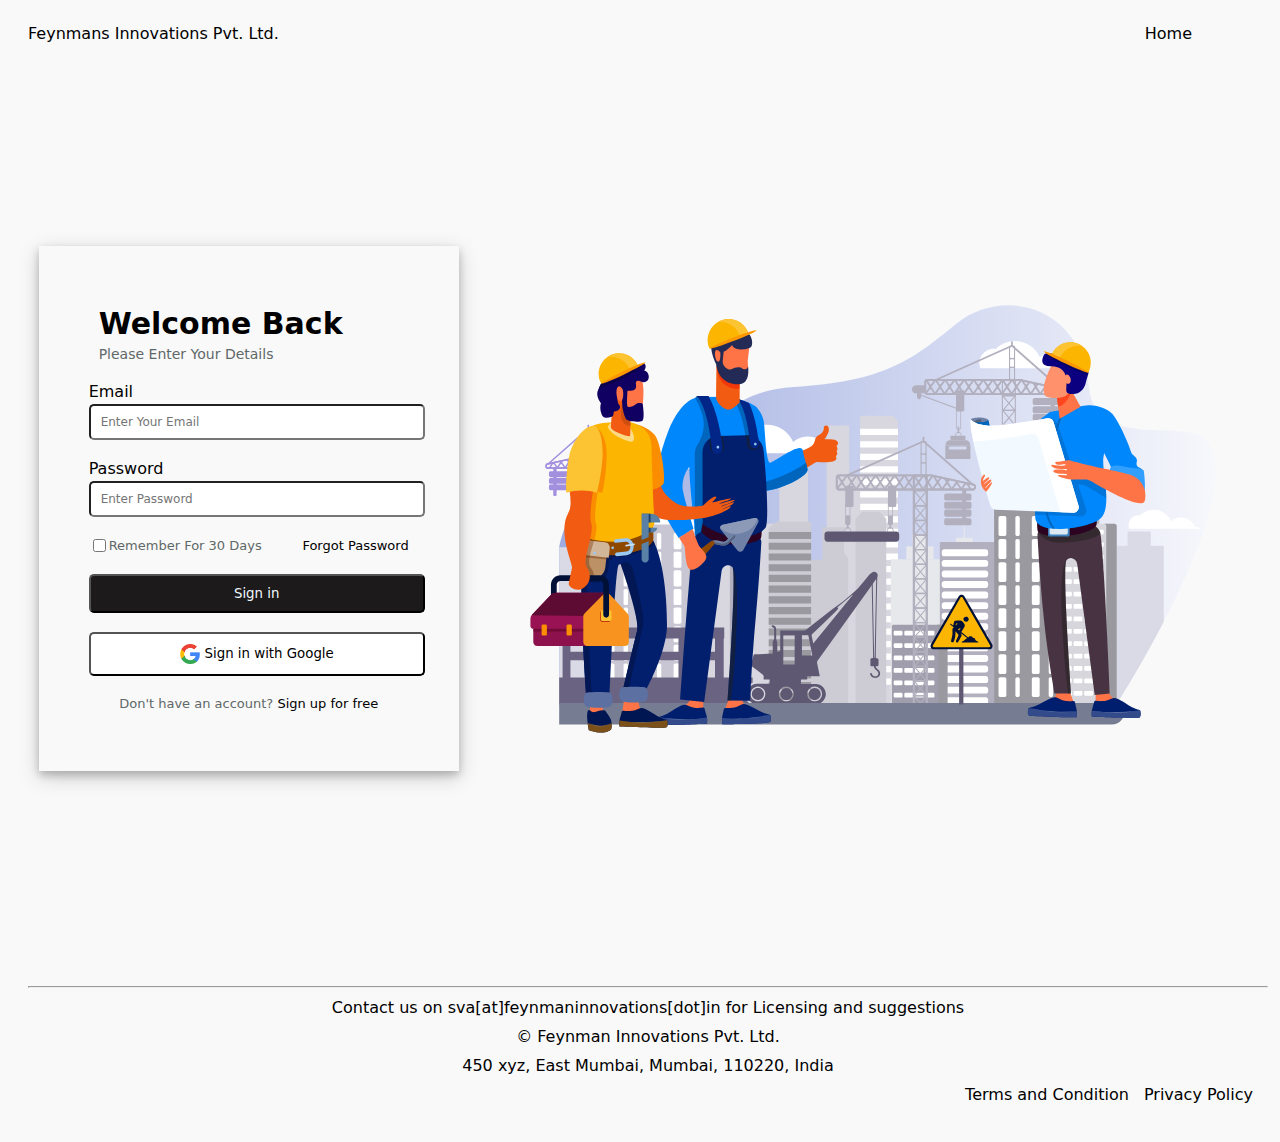
<file: login.html>
<!DOCTYPE html>
<html lang="en">

<head>
    <meta charset="UTF-8">
    <meta http-equiv="X-UA-Compatible" content="IE=edge">
    <meta name="viewport" content="width=device-width, initial-scale=1.0">
    <link rel="stylesheet" href="./style.css">
    <link rel="stylesheet" href="login.css">
    <title>Login Page</title>
</head>

<body>
    <header class="">
        <span class="comp-name ">Feynmans Innovations Pvt. Ltd.</span>
        <div class="navbar ">

            <a href="./index.html"> <span class="nav-items">Home</span> </a>

        </div>

        <div class="sidemenu">
            <div class="sidebar border">
    
                <img id="ham-cross" src="./Assets/x.svg" alt="cross">
    
                <a href=""> <span class="nav-items">Home</span> </a>

    
            </div>
        </div>

    </header>

    <section class="container">
        <div class="login">
            <h1 style="margin-bottom: 5px; font-size: 30px;">Welcome Back</h1>
            <p style="color: rgb(95, 104, 104);margin-top: 2px; margin-bottom: 20px; font-size: 14px;">Please Enter Your Details</p>

            <label for="email" style="margin-bottom: 2px;">Email</label><br>
            <input type="email" id="email" name="email" placeholder="Enter Your Email" "><br><br>

            <label for=" pwd" style="margin-bottom: 20px;">Password</label><br>
            <input type="password" id="pwd" name="password" placeholder="Enter Password"><br><br>

            <div class="f_pwd">
                <div class="remember">
                    <input type="checkbox" name="remember" id="remember"><label style="color: rgb(95, 104, 104);"
                        for="remember">Remember For 30 Days</label>
                </div>
                <div class="forget_pwd"><a href="#">Forgot Password</a></div>
            </div>

            <br>
            <button id="btn" style="background: rgb(28, 26, 26); color: aliceblue; ">Sign in</button><br>
            <button id="btn" style="background-color: white; "> <img
                    style="width: 20px; height: 20px; margin-right: 5px;" src="./img/Google__G__Logo.svg.webp"
                    alt="google_logo"> <span>Sign in with Google</span></button>

            <p style="font-size: small; text-align: center; color: rgb(95, 104, 104); margin-top: 20px;">Don't have an account? <a
                    href="#">Sign up for free</a></p>
        </div>

        <img id="bgimg"  src="./img/login_bg.svg" alt="bg_img">
    </section>



    <footer class="border">
        <div class="footerContent">
            <hr>
            <p>Contact us on <a href="">sva[at]feynmaninnovations[dot]in</a> for Licensing and suggestions</p>
            <p><a href="">© Feynman Innovations Pvt. Ltd.</a></p>
            <p>450 xyz, East Mumbai, Mumbai, 110220, India</p>
            
        </div>

        <div class="footerContent2">
            <p><a href="">Terms and Condition</a> <a href="">Privacy Policy</a></p>
        </div>
    </footer>

</body>

</html>
</file>
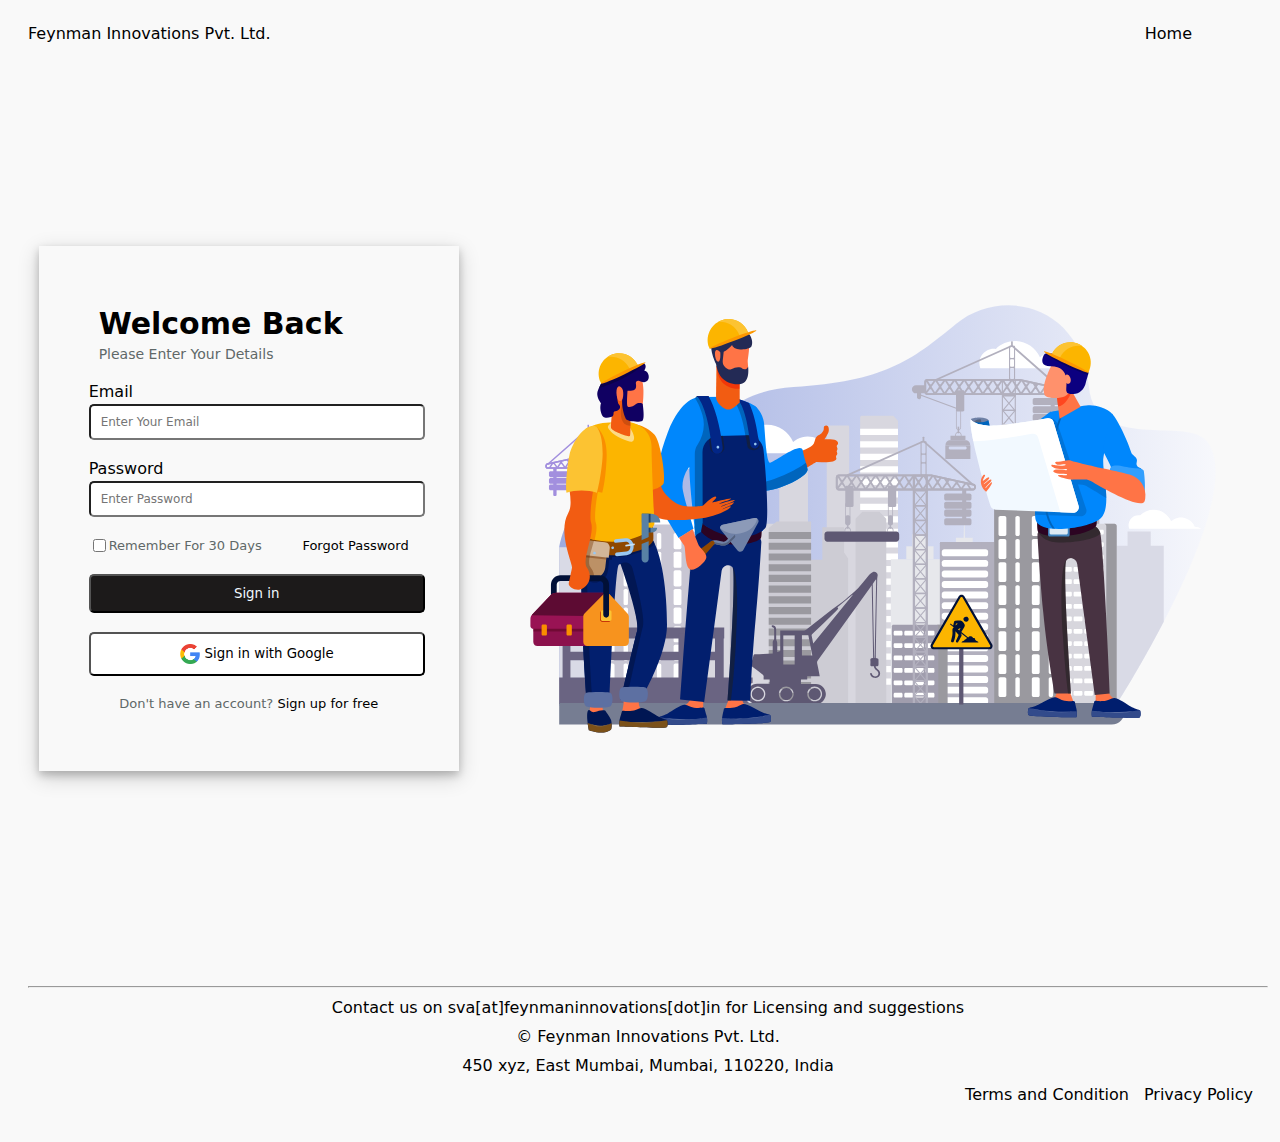
<file: HTML Files/login.html>
<!DOCTYPE html>
<html lang="en">

<head>
    <meta charset="UTF-8">
    <meta http-equiv="X-UA-Compatible" content="IE=edge">
    <meta name="viewport" content="width=device-width, initial-scale=1.0">
    <link rel="stylesheet" href="/CSS Files/login.css">
    <link rel="stylesheet" href="/CSS Files/style.css">
    <title>Login Page</title>
</head>

<body>
    <header class="">
        <a href="/index.html"><span class="comp-name" >Feynman Innovations Pvt. Ltd.</span></a>
        <div class="navbar ">

            <a href="/index.html"> <span class="nav-items">Home</span> </a>

        </div>

        <div class="sidemenu">
            <div class="sidebar border">
    
                <img id="ham-cross" src="/Images/x.svg" alt="cross">
    
                <a href=""> <span class="nav-items">Home</span> </a>

    
            </div>
        </div>

    </header>

    <section class="container">
        <div class="login">
            <h1 style="margin-bottom: 5px; font-size: 30px;">Welcome Back</h1>
            <p style="color: rgb(95, 104, 104);margin-top: 2px; margin-bottom: 20px; font-size: 14px;">Please Enter Your Details</p>

            <label for="email" style="margin-bottom: 2px;">Email</label><br>
            <input type="email" id="email" name="email" placeholder="Enter Your Email" "><br><br>

            <label for=" pwd" style="margin-bottom: 20px;">Password</label><br>
            <input type="password" id="pwd" name="password" placeholder="Enter Password"><br><br>

            <div class="f_pwd">
                <div class="remember">
                    <input type="checkbox" name="remember" id="remember"><label style="color: rgb(95, 104, 104);"
                        for="remember">Remember For 30 Days</label>
                </div>
                <div class="forget_pwd"><a href="#">Forgot Password</a></div>
            </div>

            <br>
            <button id="btn" style="background: rgb(28, 26, 26); color: aliceblue; ">Sign in</button><br>
            <button id="btn" style="background-color: white; "> <img
                    style="width: 20px; height: 20px; margin-right: 5px;" src="/Images/Google__G__Logo.svg.webp"
                    alt="google_logo"> <span>Sign in with Google</span></button>

            <p style="font-size: small; text-align: center; color: rgb(95, 104, 104); margin-top: 20px;">Don't have an account? <a
                    href="#">Sign up for free</a></p>
        </div>

        <img id="bgimg"  src="/Images/login_bg.svg" alt="bg_img">
    </section>



    <footer class="border">
        <div class="footerContent">
            <hr>
            <p>Contact us on <a href="">sva[at]feynmaninnovations[dot]in</a> for Licensing and suggestions</p>
            <p><a href="">© Feynman Innovations Pvt. Ltd.</a></p>
            <p>450 xyz, East Mumbai, Mumbai, 110220, India</p>
            
        </div>

        <div class="footerContent2">
            <p><a href="">Terms and Condition</a> <a href="">Privacy Policy</a></p>
        </div>
    </footer>

</body>

</html>
</file>
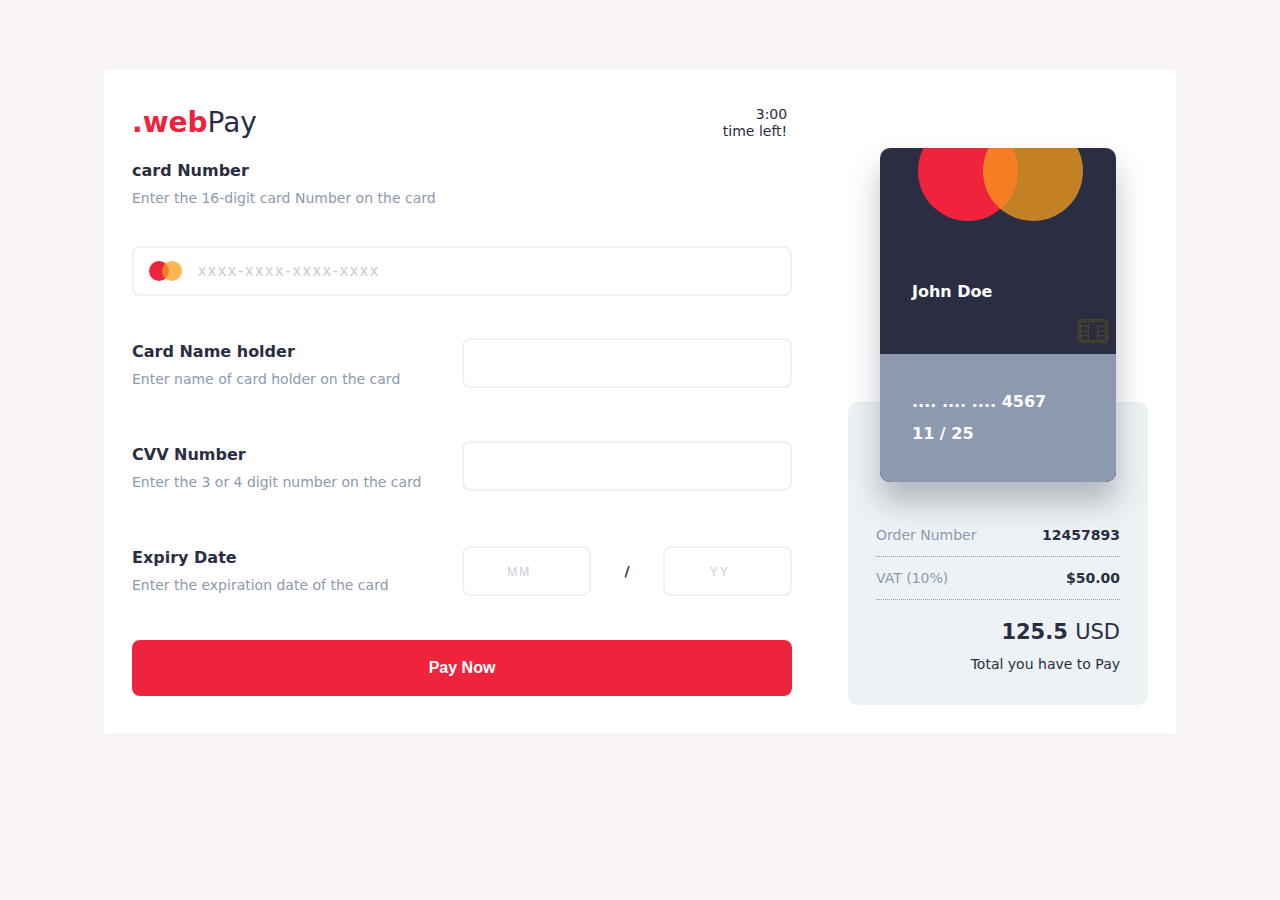
<file: HTML_Files/payment_card.html>
<!DOCTYPE html>
<html lang="en">

<head>
    <meta charset="UTF-8">
    <meta http-equiv="X-UA-Compatible" content="IE=edge">
    <meta name="viewport" content="width=device-width, initial-scale=1.0">
    <title>payment Gateway</title>
    <link rel="stylesheet" href="/CSS_Files/payment.css">
</head>

<body>
    <div id="page" class="site">
        <div class="container">
            <div class="outer">
                <header>
                    <div class="logo">
                        <a href="#"><strong>.web</strong>Pay</a>
                    </div>
                    <div class="time-left">
                        <time id="time">3:00</time>
                        <span>time left!</span>
                    </div>
                </header>
                <section class="payment">
                    <div class="left">
                        <form action="" method="post">
                            <div class="card-number">
                                <p>card Number</p>
                                <span>Enter the 16-digit card Number on the card </span>
                            </div>
                            <div class="card-number-box">
                                <input type="text" id="credit-card" autocomplete="off"
                                    placeholder="xxxx-xxxx-xxxx-xxxx">
                                <span class="cc-logo"></span>
                            </div>
                            <div class="card-holder">
                                <div class="text">
                                    <p> Card Name holder</p>
                                    <span>Enter name of card holder on the card </span>
                                </div>
                                <div class="input">
                                    <input type="text" id="card-name" autocomplete="off" required>
                                </div>
                            </div>
                            <div class="card-cvv">
                                <div class="text">
                                    <p> CVV Number</p>
                                    <span>Enter the 3 or 4 digit number on the card </span>
                                </div>
                                <div class="input">
                                    <input type="number" data-maxlength="4" required
                                        oninput="this.value=this.value.slice(0,this.dataset.maxlength)" />
                                </div>
                            </div>
                            <div class="card-expitration">
                                <div class="text">
                                    <p> Expiry Date</p>
                                    <span>Enter the expiration date of the card </span>
                                </div>
                                <div class="input">
                                    <input type="number" id="exp-month" placeholder="MM" data-maxlength="2" required
                                        oninput="this.value=this.value.slice(0,this.dataset.maxlength)" />
                                    <strong> / </strong>
                                    <input type="number" id="exp-year" placeholder="YY" data-maxlength="2" required
                                        oninput="this.value=this.value.slice(0,this.dataset.maxlength)" />
                                </div>
                            </div>
                            <button><a  href="/index.html">Pay Now</a></button>
                        </form>
                    </div>
                    <div class="right">
                        <div class="card-virtual">
                            <p class="cc-logo"></p>
                            <p class="name-holder">John Doe</p>
                            <p class="chip">
                                <svg version="1.1" id="Capa_1" xmlns="http://www.w3.org/2000/svg"
                                    xmlns:xlink="http://www.w3.org/1999/xlink" x="0px" y="0px" viewBox="0 0 511 511"
                                    style="enable-background:new 0 0 511 511;" xml:space="preserve">
                                    <path d="M455.5,56h-400C24.897,56,0,80.897,0,111.5v288C0,430.103,24.897,455,55.5,455h400c30.603,0,55.5-24.897,55.5-55.5v-288
	C511,80.897,486.103,56,455.5,56z M464,248H343v-56.5c0-4.687,3.813-8.5,8.5-8.5H464V248z M343,263h121v65H343V263z M479,223h17v65
	h-17V223z M479,208v-65h17v65H479z M464,168H351.5c-12.958,0-23.5,10.542-23.5,23.5V408H183V103h272.5c4.687,0,8.5,3.813,8.5,8.5
	V168z M168,248H47v-65h121V248z M32,288H15v-65h17V288z M47,263h121v65H47V263z M263,88V71h137v17H263z M248,88H111V71h137V88z
	 M168,103v65H47v-56.5c0-4.687,3.813-8.5,8.5-8.5H168z M32,208H15v-65h17V208z M15,303h17v65H15V303z M47,343h121v65H55.5
	c-4.687,0-8.5-3.813-8.5-8.5V343z M248,423v17H111v-17H248z M263,423h137v17H263V423z M343,408v-65h121v56.5
	c0,4.687-3.813,8.5-8.5,8.5H343z M479,303h17v65h-17V303z M496,111.5V128h-17v-16.5c0-12.958-10.542-23.5-23.5-23.5H415V71h40.5
	C477.832,71,496,89.168,496,111.5z M55.5,71H96v17H55.5C42.542,88,32,98.542,32,111.5V128H15v-16.5C15,89.168,33.168,71,55.5,71z
	 M15,399.5V383h17v16.5c0,12.958,10.542,23.5,23.5,23.5H96v17H55.5C33.168,440,15,421.832,15,399.5z M455.5,440H415v-17h40.5
	c12.958,0,23.5-10.542,23.5-23.5V383h17v16.5C496,421.832,477.832,440,455.5,440z" />

                            </p>
                            
                            <p class="highlight">
                                <span class="last-digit" id="card-number">.... .... .... 4567</span>
                                <span class="expiry">
                                    <span class="exp-month">11</span> /
                                    <span class="exp-year">25</span>
                                </span>
                            </p>
                        </div>
                        <div class="recepit">
                            <ul>
                                <li>
                                    <span>Order Number</span>
                                    <span>12457893</span>
                                </li>
                                
                                <li>
                                    <span>VAT (10%)</span>
                                    <span>$50.00</span>
                                </li>
                            </ul>
                            <div class="total">
                                <p class="price"><strong>125.5 </strong>USD</p>
                                <p>Total you have to Pay</p>
                            </div>
                        </div>
                    </div>
                </section>
            </div>
        </div>
    </div>
    <script src="/JavaScript_Files/paymentcard.js "></script>
</body>

</html>
</file>
<file: style.css>
*{
    font-family: system-ui, -apple-system, BlinkMacSystemFont;
}

html,body {
    font-family: 'Poppins', sans-serif;
    width:100vw;
    overflow-x: hidden;
}

a{
    text-decoration: none;
    color: black;
}

h1,p{
    margin: 10px;
}

/* .border {
    border: 2px solid black;
} */

section{
    height: 100vh;
}

header {
    display: flex;
    justify-content: space-between;
    align-items: center;
    padding: 10px 20px;
    height: 30px;
}

#ham{
    display: none;
}

.navbar> a {
    padding: 10px;
    margin-right: 50px;
    text-decoration: none;
    color: black;
    font-weight: 400;

}

.nav-items{
    padding: 8px 16px;
    border-radius: 4px;

}

.nav-items:hover{
    background-color: #e8e8e8;
}

.sidemenu {
    display: none;
    position: relative;
    transform: translate(70% ,47%);

}

.sidebar {
    height: 100vh;
    width: 100vw;
    position: relative;
    top: 0%;
    left: 0%;
    background-color: rgb(255, 255, 255);
    display: flex;
    justify-content: space-evenly;
    align-items: center;
    flex-direction: column;
    transition: linear 0.5s;
}

.sidebar > a {
    text-decoration: none;
    font-size: 24px;
    color: black;
}


#ham-cross {

    position: absolute;
    top: 0px;
    right: 0%;
    margin: 30px 30px;

}

.hero{
    display: flex;
    justify-content: space-between;
    align-items: center;
    flex-direction: row;
    padding: 20px 10px 20px 50px;
}

.hero > img {
    transform: scale(0.8);
}

.hero-content{
    height: fit-content;

}

.hero-content > * {
    margin-bottom: 50px;
}

.search-bar {
    display: flex;
    justify-content: flex-start;
    align-items: center;
    padding: 10px 20px;
    border-radius: 8px;
    box-shadow: 0px 4px 4px rgba(0, 0, 0, 0.25);
    
}

.search-bar > input {
    border: none;
    outline: none;
    padding: 10px 20px;
    width: 100%;
    font-size: 16px;
}

#getAns{
    padding: 20px 35px;
    border: none;
    outline: none;
    background-color: #2F80ED;
    color: white;
    border-radius: 4px;
    font-weight: 600;
    cursor: pointer;
}


.sub-nav{
    display: flex;
    justify-content: space-evenly;
    align-items: center;
    background-color: #2F80ED;
    color: white;
    padding: 5px 0px;
    border-radius: 4px;
    cursor: pointer;
}

.sub-nav-items{
    padding: 10px 30px;
    border-radius: 20px;
}

.sub-nav-items:hover {
    background-color: #577294;
}

.sub-nav-items-active{
    background-color: #295793;
}

.stepsToUse{
    display: block;
    padding: 20px;
    height: max-content;
    margin-top: -5rem;
    margin-bottom: 6rem;
}

.stepsToUse > h2{
    font-size: 34px;    
}

.STU-cards{
    display: flex;
    justify-content: space-evenly;
    align-items: center;
    margin-top: 50px;
}

.pricing-section{
    padding: 100px 0px 0px 0xp;
    height: max-content;
}

.aboutUs , .conatctUs{
    display: flex;
    justify-content: space-between;
    align-items: center;
    flex-direction: row;
    padding: 20px 10px 20px 50px;
    height: max-content;

}

.aboutUsContent , .conatctUsContent{
    width: 50%;
}

.aboutUsContent > * {
    margin-bottom: 50px;
    margin-right: 60px;
}

.aboutUsContent > div > h2 {
    font-size: 42px;
}

.learnMore-btn {
    padding: 10px 15px;
    font-weight: 500;
    border: none;
    outline: none;
    background-color: rgb(182, 182, 182);
    border-radius: 4px;
}

.conatctUsForm{
    display: flex;
    justify-content: center;
    align-items: flex-start;
    width: 80%;
    flex-direction: column;
}

.conatctUsForm > input,textarea {
    width: 80%;
    padding: 10px 30px;
    margin-bottom: 20px;
    font-size: 16px;
    font-family: 'Poppins', sans-serif;
}

.conatctUsForm > textarea{
    height: 100px;
}

footer{

    padding: 20px;

}

.footerContent > p{
    text-align: center;
}

.footerContent > p >a {
    text-decoration: none;
    color: black;
    font-weight: 500;
}

.footerContent2 > p{
    text-align: end;   
}

.footerContent2 > p >a {
    text-decoration: none;
    color: black;
    font-weight: 400;
    margin: 5px;
}

.search-output{
    display: none;
    justify-content: flex-start;
    align-items: center;
    flex-direction: column;
    height: max-content;
    padding: 0px 20px;
}

.text-output, .image-output, .video-output{
    display: none;
    width: 100%;
    height: max-content;
    margin-left: 5%;
    margin-bottom: 5%;
}
.output-img-container {
    display: flex;
    justify-content: flex-start;
    align-items: center;
    flex-direction: row;
    width: 100%;
}

.output-img-container > img {
    width: 22vw;
    height: 15vw;
    margin-right: 20px;
}

@media only screen and (max-width: 600px) {

    .navbar {
        display: none;
    }

    body{
        overflow-x: hidden;
    }

    .sidemenu {
        display: block;
    }

    .hero{
        padding: 20px;
    }

    .hero > img {
        display: none;
    }

    .STU-cards{
        flex-direction: column;
        padding: 20px;
        margin-top: 0%;
    }

    .STU-cards > img {
        transform: scale(0.8);
    }

    .aboutUs, .conatctUs{
        flex-direction: column;
        padding: 20px;
        height: max-content;
    }
    

    .aboutUs > img , .conatctUs > img{
        height: 50vh;
        width: 50vh;
    }

    .aboutUsContent, .conatctUsContent{
        width: 90%;
    }

    .aboutUsContent > div > h2 {
        font-size: 32px;
    }

    .output-img-container{
        flex-direction: column;
    }

    .output-img-container > img{
        width: 80vw;
        height: 70vw;
        margin-top: 20px;
    }

    #ham{
        display: block;
        transform: translateX(220px);
    }
}
</file>
<file: login.css>
*{
    font-family: system-ui, -apple-system, BlinkMacSystemFont;
}

body{
    background: #f9f9f9;
}

.container{
    display: flex;
    justify-content:space-evenly;
    align-items: center;
    overflow: hidden;
}
.login{
    padding: 50px;
    /* margin-left: 100px; */
    height: max-content;
    border: none;
    width: 25%;
    box-shadow: 0 4px 8px 0 rgba(0, 0, 0, 0.2), 0 6px 20px 0 rgba(0, 0, 0, 0.19);
}

#bgimg{
    width: 60vw;
    height: 60vh;
    position: relative;
    /* top: 50%; */
    /* transform: translateY(-90%); */
}


.f_pwd{
    display: flex;
    flex-direction: row;
    justify-content: space-between;
    align-items: center;
}
a{
    text-decoration: none;
    color: black;
}
.forget_pwd{
    font-size: small;
}

#btn{
    display: flex;
    flex-direction: row;
    justify-content: center;
    align-items: center ;
    border-radius: 5px;
    width: 105%;
    padding: 10px 0;
}

#email, #pwd{
    border-radius: 5px;
    font-size: 12px;
    padding-left: 10px;
    margin-top: 3px;
    width: 100%;
    height: 30px;
    outline: none;
}


.remember{
    font-size: small;
    display: flex;
    align-items: center;
}

@media only screen and (max-width:600px) {
    
    .container{
        display: flex;
        justify-content:space-evenly;
        flex-direction: column-reverse;
        overflow: hidden;
    }
    #bgimg{
        width: 90vw;
        height: 50vh;
    }

    .login{
        width: 75%;
    }
}
</file>
<file: CSS Files/login.css>
*{
    font-family: system-ui, -apple-system, BlinkMacSystemFont;
}

body{
    background: #f9f9f9;
}

.container{
    display: flex;
    justify-content:space-evenly;
    align-items: center;
    overflow: hidden;
}
.login{
    padding: 50px;
    /* margin-left: 100px; */
    height: max-content;
    border: none;
    width: 25%;
    box-shadow: 0 4px 8px 0 rgba(0, 0, 0, 0.2), 0 6px 20px 0 rgba(0, 0, 0, 0.19);
}

#bgimg{
    width: 60vw;
    height: 60vh;
    position: relative;
    /* top: 50%; */
    /* transform: translateY(-90%); */
}


.f_pwd{
    display: flex;
    flex-direction: row;
    justify-content: space-between;
    align-items: center;
}
a{
    text-decoration: none;
    color: black;
}
.forget_pwd{
    font-size: small;
}

#btn{
    display: flex;
    flex-direction: row;
    justify-content: center;
    align-items: center ;
    border-radius: 5px;
    width: 105%;
    padding: 10px 0;
}

#email, #pwd{
    border-radius: 5px;
    font-size: 12px;
    padding-left: 10px;
    margin-top: 3px;
    width: 100%;
    height: 30px;
    outline: none;
}


.remember{
    font-size: small;
    display: flex;
    align-items: center;
}

@media only screen and (max-width:600px) {


    
    .container{
        display: flex;
        justify-content:space-evenly;
        flex-direction: column-reverse;
        overflow: hidden;
    }
    #bgimg{
        width: 90vw;
        height: 50vh;
    }

    .login{
        width: 75%;
    }
}
</file>
<file: CSS Files/style.css>
*{
    font-family: system-ui, -apple-system, BlinkMacSystemFont;
}

html,body {
    width:100vw;
    overflow-x: hidden;
}

a{
    text-decoration: none;
    color: black;
}

h1,p{
    margin: 10px;
}

/* .border {
    border: 2px solid black;
} */

section{
    height: 100vh;
}

header {
    display: flex;
    justify-content: space-between;
    align-items: center;
    padding: 10px 20px;
    height: 30px;
}



.navbar> a {
    padding: 10px;
    margin-right: 50px;
    text-decoration: none;
    color: black;
    font-weight: 400;

}

.nav-items{
    padding: 8px 16px;
    border-radius: 4px;

}

.nav-items:hover{
    background-color: #e8e8e8;
}

.sidemenu {
    display: none;
    position: relative;
    transform: translate(70% ,47%);

}

.sidebar {
    height: 100vh;
    width: 100vw;
    position: relative;
    top: 0%;
    left: 0%;
    background-color: rgb(255, 255, 255);
    display: flex;
    justify-content: space-evenly;
    align-items: center;
    flex-direction: column;
    transition: linear 0.5s;
}

.sidebar > a {
    text-decoration: none;
    font-size: 24px;
    color: black;
}


#ham-cross {

    position: absolute;
    top: -15px;
    right: 3%;
    margin: 30px 30px;

}

.hero{
    display: flex;
    justify-content: space-between;
    align-items: center;
    flex-direction: row;
    padding: 20px 10px 20px 50px;
}

.hero > img {
    transform: scale(0.8);
}

.hero-content{
    height: fit-content;

}

.hero-content > * {
    margin-bottom: 50px;
}

.search-bar {
    display: flex;
    justify-content: flex-start;
    align-items: center;
    padding: 10px 20px;
    border-radius: 8px;
    box-shadow: 0px 4px 4px rgba(0, 0, 0, 0.25);
    
}

.search-bar > input {
    border: none;
    outline: none;
    padding: 10px 20px;
    width: 100%;
    font-size: 16px;
}

#getAns{
    padding: 20px 35px;
    border: none;
    outline: none;
    background-color: #2F80ED;
    color: white;
    border-radius: 4px;
    font-weight: 600;
    cursor: pointer;
}


.sub-nav{
    display: flex;
    justify-content: space-evenly;
    align-items: center;
    background-color: #2F80ED;
    color: white;
    padding: 5px 0px;
    border-radius: 4px;
    cursor: pointer;
}

.sub-nav-items{
    padding: 10px 30px;
    border-radius: 20px;
}

.sub-nav-items:hover {
    background-color: #577294;
}

.sub-nav-items-active{
    background-color: #295793;
}

.stepsToUse{
    display: block;
    padding: 20px;
    height: max-content;
    margin-top: -5rem;
    margin-bottom: 6rem;
}

.stepsToUse > h2{
    font-size: 34px;    
}

.STU-cards{
    display: flex;
    justify-content: space-evenly;
    align-items: center;
    margin-top: 50px;
}

.pricing-section{
    padding: 100px 0px 0px 0xp;
    height: max-content;
}

.aboutUs , .conatctUs{
    display: flex;
    justify-content: space-between;
    align-items: center;
    flex-direction: row;
    padding: 20px 10px 20px 50px;
    height: max-content;

}

.aboutUsContent , .conatctUsContent{
    width: 50%;
}

.aboutUsContent > * {
    margin-bottom: 50px;
    margin-right: 60px;
}

.aboutUsContent > div > h2 {
    font-size: 42px;
}

.learnMore-btn {
    padding: 10px 15px;
    font-weight: 500;
    border: none;
    outline: none;
    background-color: rgb(182, 182, 182);
    border-radius: 4px;
}

.conatctUsForm{
    display: flex;
    justify-content: center;
    align-items: flex-start;
    width: 80%;
    flex-direction: column;
}

.conatctUsForm > input,textarea {
    width: 80%;
    padding: 10px 30px;
    margin-bottom: 20px;
    font-size: 16px;
    font-family: 'Poppins', sans-serif;
}

.conatctUsForm > textarea{
    height: 100px;
}

footer{

    padding: 20px;

}

.footerContent > p{
    text-align: center;
}

.footerContent > p >a {
    text-decoration: none;
    color: black;
    font-weight: 500;
}

.footerContent2 > p{
    text-align: end;   
}

.footerContent2 > p >a {
    text-decoration: none;
    color: black;
    font-weight: 400;
    margin: 5px;
}

.search-output{
    display: none;
    justify-content: flex-start;
    align-items: center;
    flex-direction: column;
    height: max-content;
    padding: 0px 20px;

}

.text-output, .image-output, .video-output{
    display: none;
    width: 100%;
    height: max-content;
    margin-left: 5%;
    margin-bottom: 5%;
    margin-right: 2%;
}
.output-img-container {
    display: flex;
    justify-content: flex-start;
    align-items: center;
    flex-direction: row;
    width: 100%;
}

.output-img-container > img {
    width: 22vw;
    height: 15vw;
    margin-right: 20px;
}

.aboutUs{
    margin-top: 5rem;
}

#ham{
    display: none;
}

@media only screen and (max-width: 600px) {

    header{
        margin-top: 4%;
    }

    .navbar {
        display: none;
    }

    body{
        overflow-x: hidden;
    }

    .sidemenu {
        display: block;
    }

    .hero{
        padding: 20px;
    }

    .hero > img {
        display: none;
    }

    .STU-cards{
        flex-direction: column;
        padding: 20px;
        margin-top: 0%;
    }

    .STU-cards > img {
        transform: scale(0.8);
    }

    .aboutUs, .conatctUs{
        flex-direction: column;
        padding: 20px;
        height: max-content;
    }
    

    .aboutUs > img , .conatctUs > img{
        height: 50vh;
        width: 50vh;
    }

    .aboutUsContent, .conatctUsContent{
        width: 90%;
    }

    .aboutUsContent > div > h2 {
        font-size: 32px;
    }

    .output-img-container{
        flex-direction: column;
    }

    .output-img-container > img{
        width: 80vw;
        height: 70vw;
        margin-top: 20px;
    }

    #ham{
        display: block;
        transform: translateX(255px);
    }

    .aboutUs{
        margin-top: 3rem;
    }
}
</file>
<file: CSS_Files/payment.css>
/*  */
:root {
    --main-color: #d90429; 
    --main-lighter-color: #ef233c;
    --light-color:#8d99ae;
    --lighter-color:#edf2f4;
    --darker-color:#2b2d42; 

    --font-smaller :12px;
    --font-bigger :16px;
}
*{
    margin: 0;
    padding:0;
}
*,::before,::after{
    box-sizing:border-box;
}
html{
    scroll-behavior: smooth;
}
body{
    font-family: system-ui, -apple-system, BlinkMacSystemFont;
    font-size: 14px;
    font-weight: 400;
    line-height: 1.8;
    color: var(--darker-color);
    background: #f9f5f5;
}
a{
    text-decoration:none;
    color: inherit;
}
ul{
    list-style: none;
}
strong{
    font-weight: 800; 
}

input::-webkit-outer-spin-button,
input::-webkit-outer-spin-button {
    -webkit-appearance: none;
    margin: 0;
}



.container{
    max-width: 1100px;
    margin: 0 auto;
    padding: 0 1em;
}
.outer{
    margin-top: 5em;
    border-radius: 1.8;
    padding: 4em 2em;
    background-color: white;
}
header {
    margin-bottom: 4em;
    display: flex;
    align-items: center;
    justify-content: space-between;
}
header .logo{
    font-size: 2em;
}
header .logo strong{
    color: var(--main-lighter-color);
}
header .time-left{
    display: flex;
    flex-direction: column;
    align-items: end;
    line-height: 1.2;
}

.payment, .payment :where(form > div:not(.card-number), .card-expitration .input){
    display: flex;
    align-items: center;
}
.payment {
    flex-direction: column-reverse;
    gap: 4em;
}
.payment form > div {
    margin-bottom: 2.5em;
    flex-direction: column;
    align-items: stretch;
}
.payment form > div:not(.card-number) > div {
    flex: 1 0 50%;
    margin: 0.5em 0;
}
.payment .left p{
    font-size: var(--font-bigger);
    font-weight: 700;
} 
.payment .left span{
    color: var(--light-color);
}
.payment .left input{
    font-weight: 600;
    font-size: var(--font-bigger);
    padding: 0 1em;
    line-height: 46px;
    border-radius: 8px;
    width: 100%;
    border: 2px solid var(--lighter-color);
    outline: transparent;
}
.payment .left input::placeholder{
    font-weight: 300;
    font-family: inherit;
    letter-spacing: 2px;
    color: var(--light-color);
    font-size: var(--font-smaller);
    opacity: .5;
}
.payment .left input:focus{
    outline-color: var(--main-color);
    background-color: var(--lighter-color);
}
.payment .card-number-box{
    position: relative;
    margin-top: 1em;
}
.payment .card-number-box input{
    padding: 0 4em;
}
.payment .card-number-box input::placeholder{
    font-size: inherit;
}
.payment form .cc-logo{
    position: absolute;
    top: 50%;
    left: 1.2em;
    margin-top: -10px;
}
.payment .cc-logo::before, .payment .cc-logo::after {
    content: '';
    position: relative;
    display: inline-block;
    width: 20px;
    height: 20px;
    border-radius: 50%;
    background-color: var(--main-lighter-color);
}
.payment .cc-logo::after{
    background-color: #f79e1c;
    margin-left:-7px ;
    opacity: .75;
}
.payment .card-expitration .input {
    gap:10%;
    text-align: center;
}
.payment .card-expitration input {
    text-align: center; 
}
.payment form button{

    font-size: var(--font-bigger);
    font-weight: 600;
    border: 0;
    background-color: var(--main-lighter-color);
    color: white;
    line-height: 56px;
    border-radius:  8px;
    width: 100%;
    cursor: pointer;
    -webkit-transition: all .3s ease-out;
    transition: all .3s ease-out;

}
.payment form button:hover {
    background-color: var(--main-color);
}
.payment .right{
    max-width: 300px;
    width: 100%;
}
.payment .card-virtual{
    position: relative;
    margin: 0 2em -5em;
    padding: 2em;
    line-height: 2em;
    font-size: var(--font-bigger);
    font-weight: 600;
    color: white;
    background-color: var(--darker-color);
    border-radius: 10px;
    box-shadow:rgb(43 45 66 / 30%) 0 20px 30px;
    z-index: 1;
    overflow: hidden;
}
.payment .card-virtual .cc-logo{
    position: relative;
    transform: scale(5);
    text-align: center;
} 
.payment .card-virtual .name-holder{
      margin: 4em 0 0;
}
.payment .chip{
    display: flex ;
    justify-content: end;
    align-items: center;
    margin: 0 -1.5em -1.5em;
    opacity: .5;
}
.payment .chip svg{
    width: 30px;
    fill: #7e6b00;
    margin-top: 0.5em;
}
.payment .card-virtual .highlight{
    position: relative;
    height: auto;
    margin: 2em -2em -2em;
    background-color: var(--light-color);
    border-radius: 0 0 10px 10px;
    padding: 2em;
    display: flex;
    flex-direction: column;
}
.payment .right .recepit{
    position: relative;
    padding: 8em 2em 2em;
    border-radius: 10px;
    background-color: var(--lighter-color);
}
.payment .right .recepit ul li {
    display: flex;
    justify-content: space-between;
    line-height: 3em;
    border-bottom: 1px dotted var(--light-color);
}
.payment .right .recepit ul li span:first-child{
    color: var(--light-color);
}
.payment .right .recepit ul li span:last-child{
    font-weight: 700;
}
.payment .right .recepit .total{
    text-align: right;
    margin-top: 1em;
}

.payment .recepit .total .price{
    font-size: 1.5em;
}

@media screen and (min-width: 576px) {
    .outer{
        padding: 2em;
    }
    .payment form > div {
        flex-direction: row;
    }
}
@media screen and (min-width:992px){
    header{
        max-width: 70%;
        padding-right: 4em;
        margin-bottom: 0;
    }
    .payment {
        flex-direction: row;
        gap: 0;
    }
    .payment .left{
        flex: 1 0 65%;
        padding-right:4em;
    }
    .payment .right {
        flex: 1 0 35%;
        align-self: flex-end ;
    }
    
}
</file>
